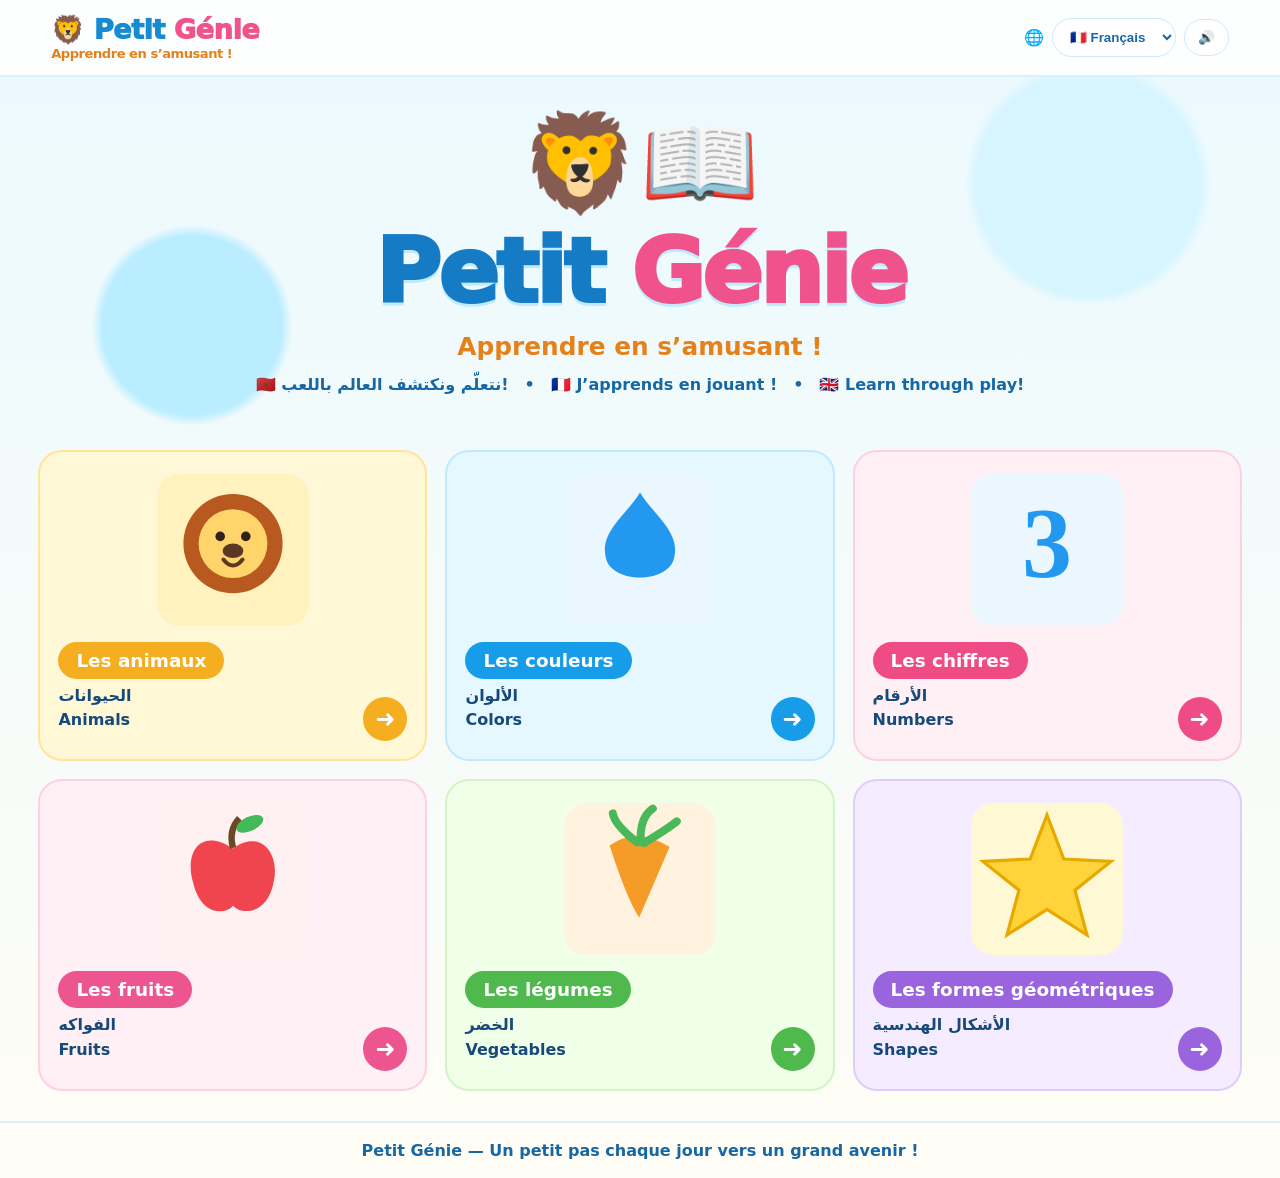
<file: index.html>
<!doctype html>
<html lang="fr"><head><meta charset="utf-8"><meta name="viewport" content="width=device-width,initial-scale=1"><meta name="description" content="Petit Génie : apprendre le vocabulaire en français, arabe et anglais avec des images et du son."><title>Petit Génie — Apprendre en s’amusant</title><link rel="stylesheet" href="assets/css/style.css"><script defer src="assets/js/app.js"></script></head><body><header class="topbar"><a class="brand" href="index.html">🦁 Petit <span>Génie</span><div class="tagline" data-i18n="learn">Apprendre en s’amusant !</div></a><div class="controls"><label for="language">🌐</label><select id="language" aria-label="Language"><option value="fr">🇫🇷 Français</option><option value="ar">🇲🇦 العربية</option><option value="en">🇬🇧 English</option></select><button onclick="say('Bonjour ! مرحبا ! Hello!',currentLang())" aria-label="Play greeting">🔊</button></div></header>
<section class="hero"><div class="lion">🦁📖</div><h1>Petit <span>Génie</span></h1><p data-i18n="learn">Apprendre en s’amusant !</p><p style="font-size:1rem;color:#1767a4">🇲🇦 نتعلّم ونكتشف العالم باللعب!　•　🇫🇷 J’apprends en jouant !　•　🇬🇧 Learn through play!</p></section>
<main class="wrap"><div class="cards">
<a class="category" href="Animaux.html" style="--accent:#f5ae20;--tint:#fff8d7;--edge:#ffe49a"><div class="art"><img src="images/animaux/lion.svg" alt="Lion"></div><h2 data-i18n="animals">Les animaux</h2><div class="lang-lines">الحيوانات<br>Animals</div><span class="arrow">➜</span></a>
<a class="category" href="Couleurs.html" style="--accent:#169ce8;--tint:#e5f7ff;--edge:#bfeaff"><div class="art"><img src="images/couleurs/bleu.svg" alt="Couleur bleue"></div><h2 data-i18n="colors">Les couleurs</h2><div class="lang-lines">الألوان<br>Colors</div><span class="arrow">➜</span></a>
<a class="category" href="Chiffres.html" style="--accent:#ef4c85;--tint:#fff0f6;--edge:#ffd0e2"><div class="art"><img src="images/chiffres/trois.svg" alt="Chiffre trois"></div><h2 data-i18n="numbers">Les chiffres</h2><div class="lang-lines">الأرقام<br>Numbers</div><span class="arrow">➜</span></a>
<a class="category" href="Fruits.html" style="--accent:#ed5591;--tint:#fff0f6;--edge:#ffd0e2"><div class="art"><img src="images/fruits/pomme.svg" alt="Pomme"></div><h2 data-i18n="fruits">Les fruits</h2><div class="lang-lines">الفواكه<br>Fruits</div><span class="arrow">➜</span></a>
<a class="category" href="Légumes.html" style="--accent:#50b94e;--tint:#efffe8;--edge:#d2f4c7"><div class="art"><img src="images/legumes/carotte.svg" alt="Carotte"></div><h2 data-i18n="vegetables">Les légumes</h2><div class="lang-lines">الخضر<br>Vegetables</div><span class="arrow">➜</span></a>
<a class="category" href="Forme.html" style="--accent:#9b64df;--tint:#f5edff;--edge:#dfccff"><div class="art"><img src="images/formes/etoile.svg" alt="Étoile"></div><h2 data-i18n="shapes">Les formes géométriques</h2><div class="lang-lines">الأشكال الهندسية<br>Shapes</div><span class="arrow">➜</span></a>
</div></main><footer class="footer" data-i18n="footer">Petit Génie — Un petit pas chaque jour vers un grand avenir !</footer></body></html>
</file>
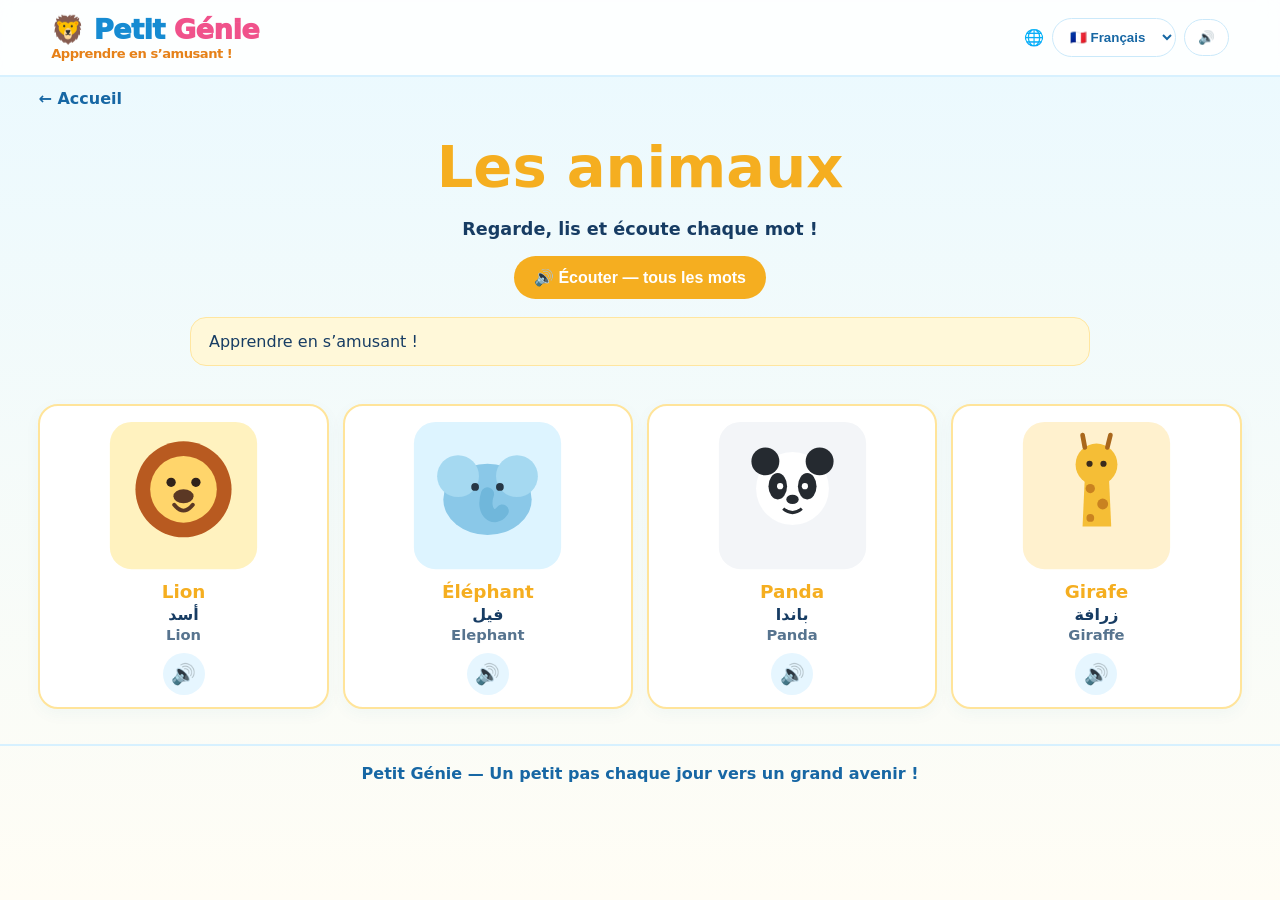
<file: Animaux.html>
<!doctype html><html lang="fr"><head><meta charset="utf-8"><meta name="viewport" content="width=device-width,initial-scale=1"><title>Les animaux — Petit Génie</title><link rel="stylesheet" href="assets/css/style.css"><script defer src="assets/js/app.js"></script></head><body data-page="Animaux.html"><header class="topbar"><a class="brand" href="index.html">🦁 Petit <span>Génie</span><div class="tagline" data-i18n="learn">Apprendre en s’amusant !</div></a><div class="controls"><label for="language">🌐</label><select id="language" aria-label="Language"><option value="fr">🇫🇷 Français</option><option value="ar">🇲🇦 العربية</option><option value="en">🇬🇧 English</option></select><button onclick="say('Bonjour ! مرحبا ! Hello!',currentLang())" aria-label="Play greeting">🔊</button></div></header><main class="wrap"><a class="crumb" href="index.html">← <span data-i18n="home">Accueil</span></a><section class="lesson-head"><h1 id="lesson-title">Les animaux</h1><p id="lesson-intro">Regarde, lis et écoute chaque mot !</p><button id="listen-all" class="listen-all">🔊 Écouter tous les mots</button></section><div class="note" data-i18n="learn">Apprendre en s’amusant !</div><section id="word-grid" class="word-grid" aria-live="polite"></section></main><footer class="footer" data-i18n="footer">Petit Génie — Un petit pas chaque jour vers un grand avenir !</footer></body></html>
</file>
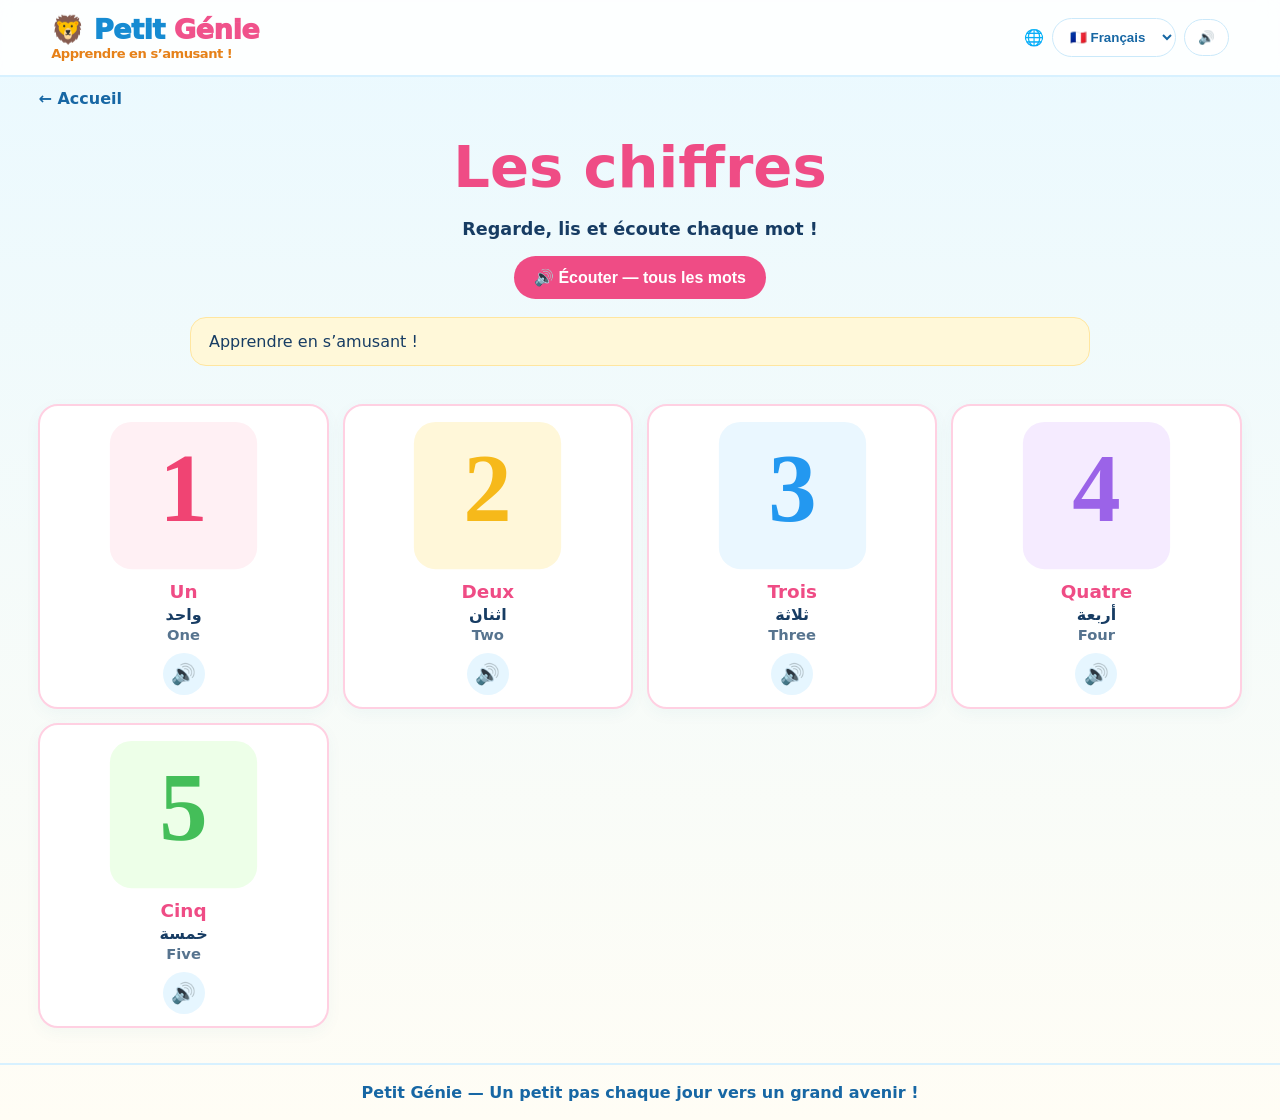
<file: Chiffres.html>
<!doctype html><html lang="fr"><head><meta charset="utf-8"><meta name="viewport" content="width=device-width,initial-scale=1"><title>Les chiffres — Petit Génie</title><link rel="stylesheet" href="assets/css/style.css"><script defer src="assets/js/app.js"></script></head><body data-page="Chiffres.html"><header class="topbar"><a class="brand" href="index.html">🦁 Petit <span>Génie</span><div class="tagline" data-i18n="learn">Apprendre en s’amusant !</div></a><div class="controls"><label for="language">🌐</label><select id="language" aria-label="Language"><option value="fr">🇫🇷 Français</option><option value="ar">🇲🇦 العربية</option><option value="en">🇬🇧 English</option></select><button onclick="say('Bonjour ! مرحبا ! Hello!',currentLang())" aria-label="Play greeting">🔊</button></div></header><main class="wrap"><a class="crumb" href="index.html">← <span data-i18n="home">Accueil</span></a><section class="lesson-head"><h1 id="lesson-title">Les chiffres</h1><p id="lesson-intro">Regarde, lis et écoute chaque mot !</p><button id="listen-all" class="listen-all">🔊 Écouter tous les mots</button></section><div class="note" data-i18n="learn">Apprendre en s’amusant !</div><section id="word-grid" class="word-grid" aria-live="polite"></section></main><footer class="footer" data-i18n="footer">Petit Génie — Un petit pas chaque jour vers un grand avenir !</footer></body></html>
</file>
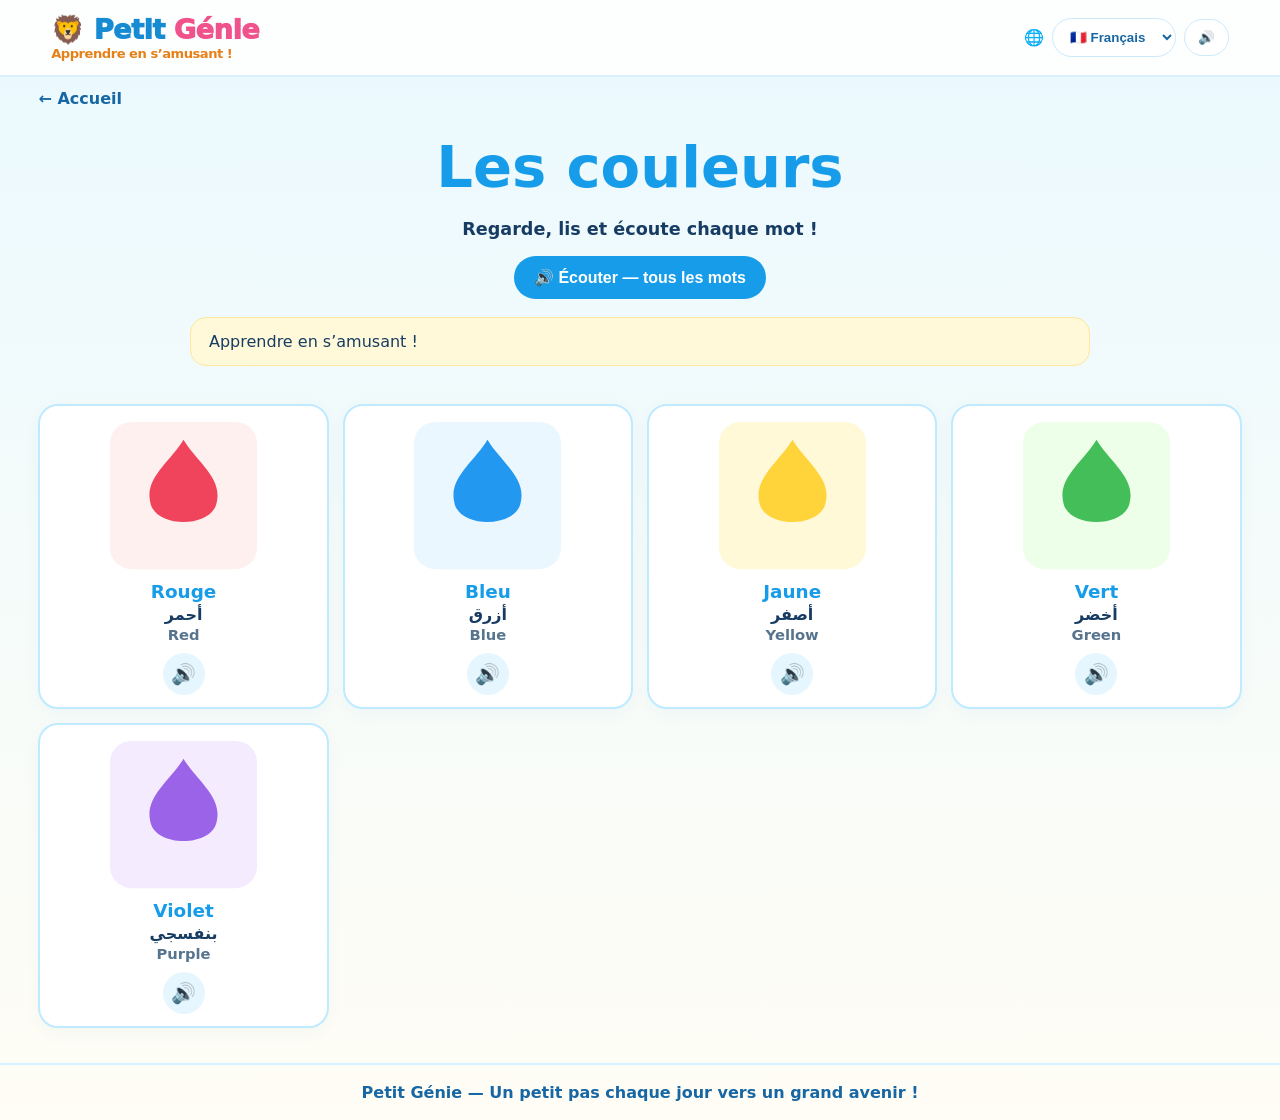
<file: Couleurs.html>
<!doctype html><html lang="fr"><head><meta charset="utf-8"><meta name="viewport" content="width=device-width,initial-scale=1"><title>Les couleurs — Petit Génie</title><link rel="stylesheet" href="assets/css/style.css"><script defer src="assets/js/app.js"></script></head><body data-page="Couleurs.html"><header class="topbar"><a class="brand" href="index.html">🦁 Petit <span>Génie</span><div class="tagline" data-i18n="learn">Apprendre en s’amusant !</div></a><div class="controls"><label for="language">🌐</label><select id="language" aria-label="Language"><option value="fr">🇫🇷 Français</option><option value="ar">🇲🇦 العربية</option><option value="en">🇬🇧 English</option></select><button onclick="say('Bonjour ! مرحبا ! Hello!',currentLang())" aria-label="Play greeting">🔊</button></div></header><main class="wrap"><a class="crumb" href="index.html">← <span data-i18n="home">Accueil</span></a><section class="lesson-head"><h1 id="lesson-title">Les couleurs</h1><p id="lesson-intro">Regarde, lis et écoute chaque mot !</p><button id="listen-all" class="listen-all">🔊 Écouter tous les mots</button></section><div class="note" data-i18n="learn">Apprendre en s’amusant !</div><section id="word-grid" class="word-grid" aria-live="polite"></section></main><footer class="footer" data-i18n="footer">Petit Génie — Un petit pas chaque jour vers un grand avenir !</footer></body></html>
</file>
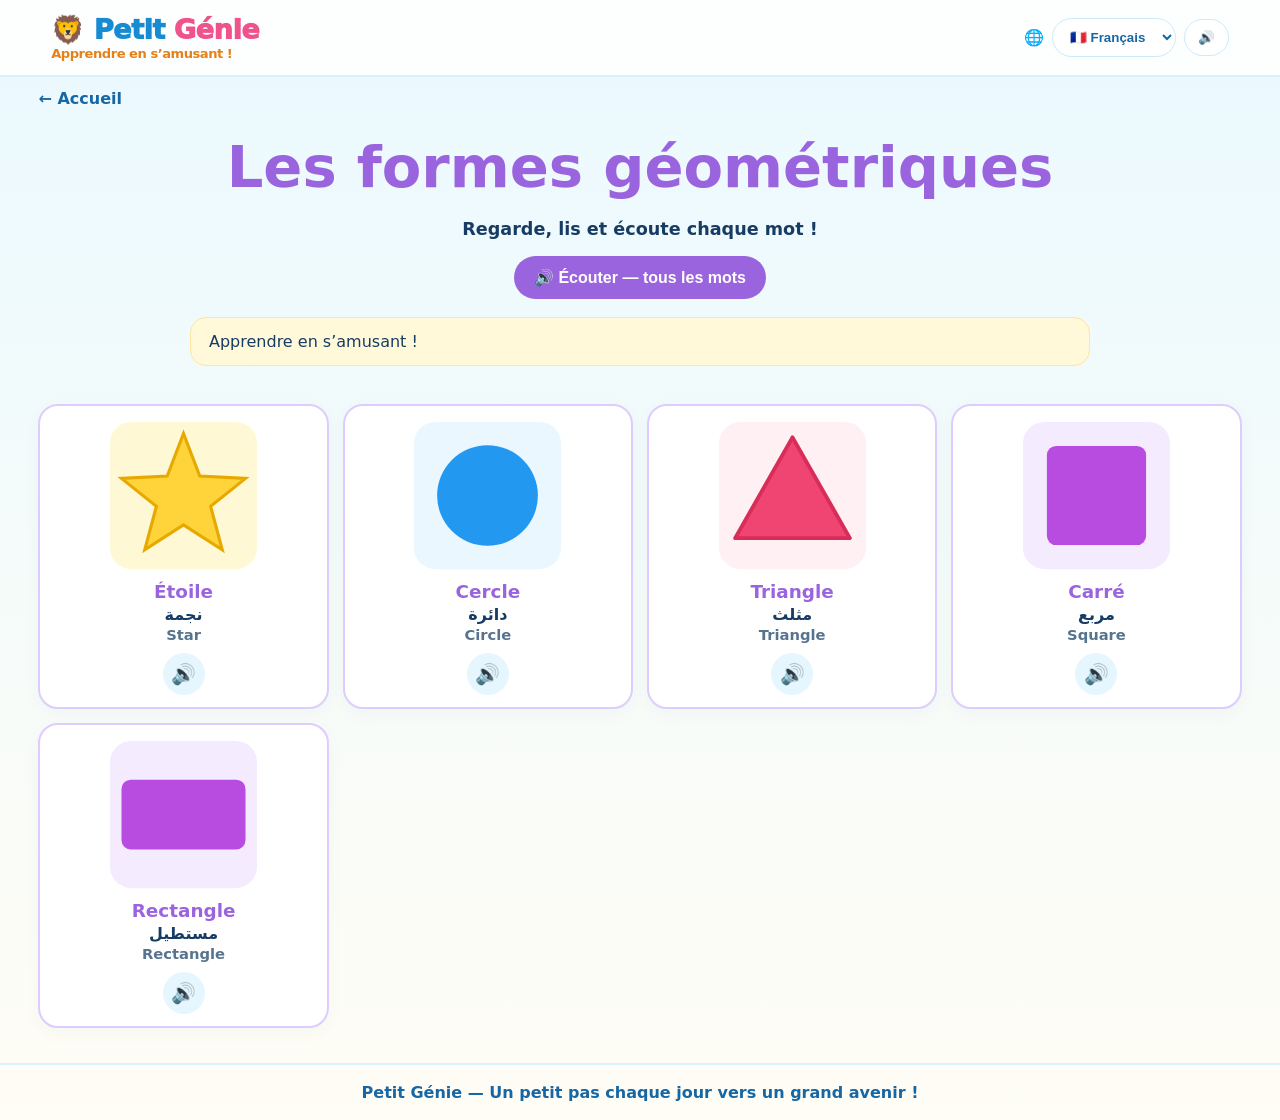
<file: Forme.html>
<!doctype html><html lang="fr"><head><meta charset="utf-8"><meta name="viewport" content="width=device-width,initial-scale=1"><title>Les formes géométriques — Petit Génie</title><link rel="stylesheet" href="assets/css/style.css"><script defer src="assets/js/app.js"></script></head><body data-page="Forme.html"><header class="topbar"><a class="brand" href="index.html">🦁 Petit <span>Génie</span><div class="tagline" data-i18n="learn">Apprendre en s’amusant !</div></a><div class="controls"><label for="language">🌐</label><select id="language" aria-label="Language"><option value="fr">🇫🇷 Français</option><option value="ar">🇲🇦 العربية</option><option value="en">🇬🇧 English</option></select><button onclick="say('Bonjour ! مرحبا ! Hello!',currentLang())" aria-label="Play greeting">🔊</button></div></header><main class="wrap"><a class="crumb" href="index.html">← <span data-i18n="home">Accueil</span></a><section class="lesson-head"><h1 id="lesson-title">Les formes géométriques</h1><p id="lesson-intro">Regarde, lis et écoute chaque mot !</p><button id="listen-all" class="listen-all">🔊 Écouter tous les mots</button></section><div class="note" data-i18n="learn">Apprendre en s’amusant !</div><section id="word-grid" class="word-grid" aria-live="polite"></section></main><footer class="footer" data-i18n="footer">Petit Génie — Un petit pas chaque jour vers un grand avenir !</footer></body></html>
</file>
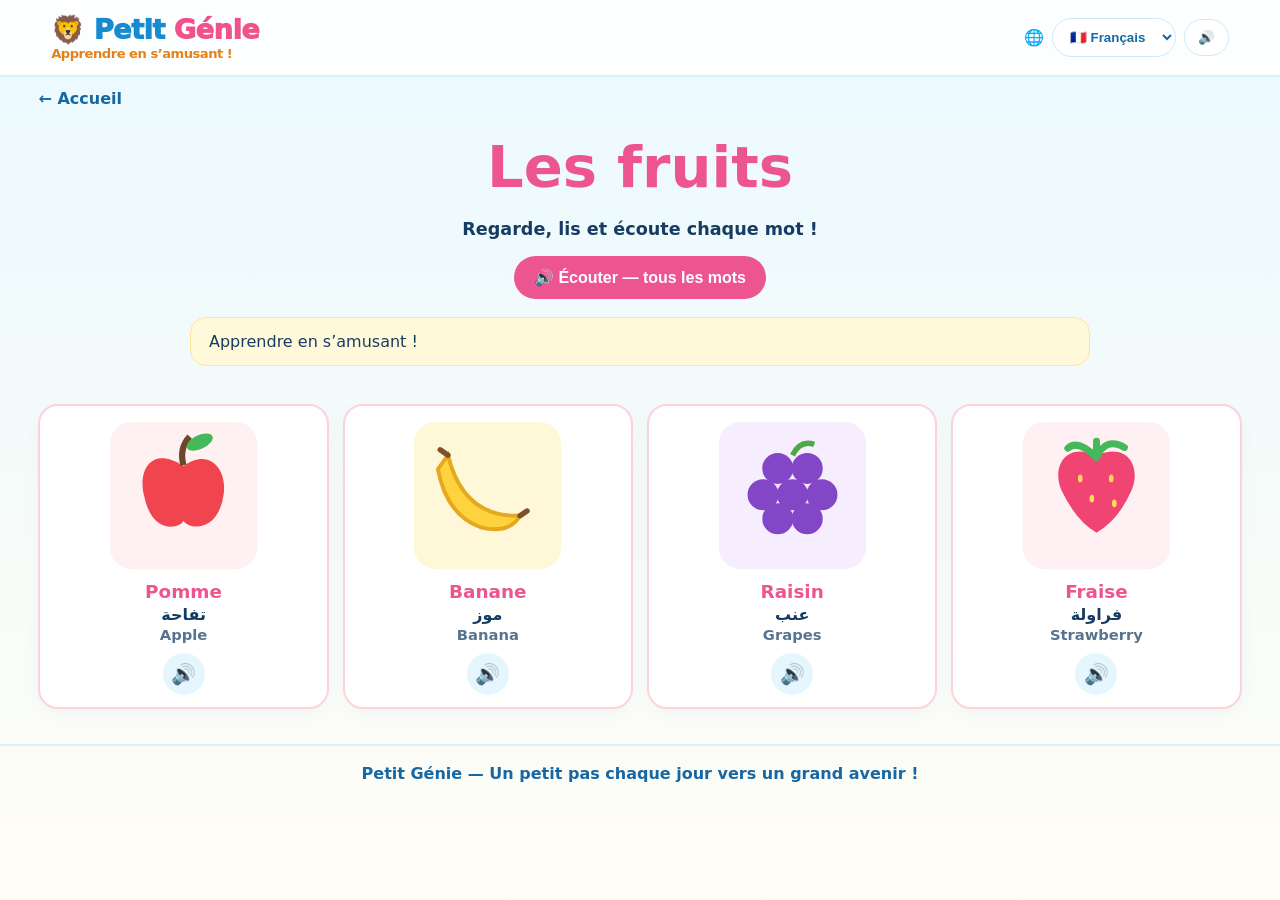
<file: Fruits.html>
<!doctype html><html lang="fr"><head><meta charset="utf-8"><meta name="viewport" content="width=device-width,initial-scale=1"><title>Les fruits — Petit Génie</title><link rel="stylesheet" href="assets/css/style.css"><script defer src="assets/js/app.js"></script></head><body data-page="Fruits.html"><header class="topbar"><a class="brand" href="index.html">🦁 Petit <span>Génie</span><div class="tagline" data-i18n="learn">Apprendre en s’amusant !</div></a><div class="controls"><label for="language">🌐</label><select id="language" aria-label="Language"><option value="fr">🇫🇷 Français</option><option value="ar">🇲🇦 العربية</option><option value="en">🇬🇧 English</option></select><button onclick="say('Bonjour ! مرحبا ! Hello!',currentLang())" aria-label="Play greeting">🔊</button></div></header><main class="wrap"><a class="crumb" href="index.html">← <span data-i18n="home">Accueil</span></a><section class="lesson-head"><h1 id="lesson-title">Les fruits</h1><p id="lesson-intro">Regarde, lis et écoute chaque mot !</p><button id="listen-all" class="listen-all">🔊 Écouter tous les mots</button></section><div class="note" data-i18n="learn">Apprendre en s’amusant !</div><section id="word-grid" class="word-grid" aria-live="polite"></section></main><footer class="footer" data-i18n="footer">Petit Génie — Un petit pas chaque jour vers un grand avenir !</footer></body></html>
</file>
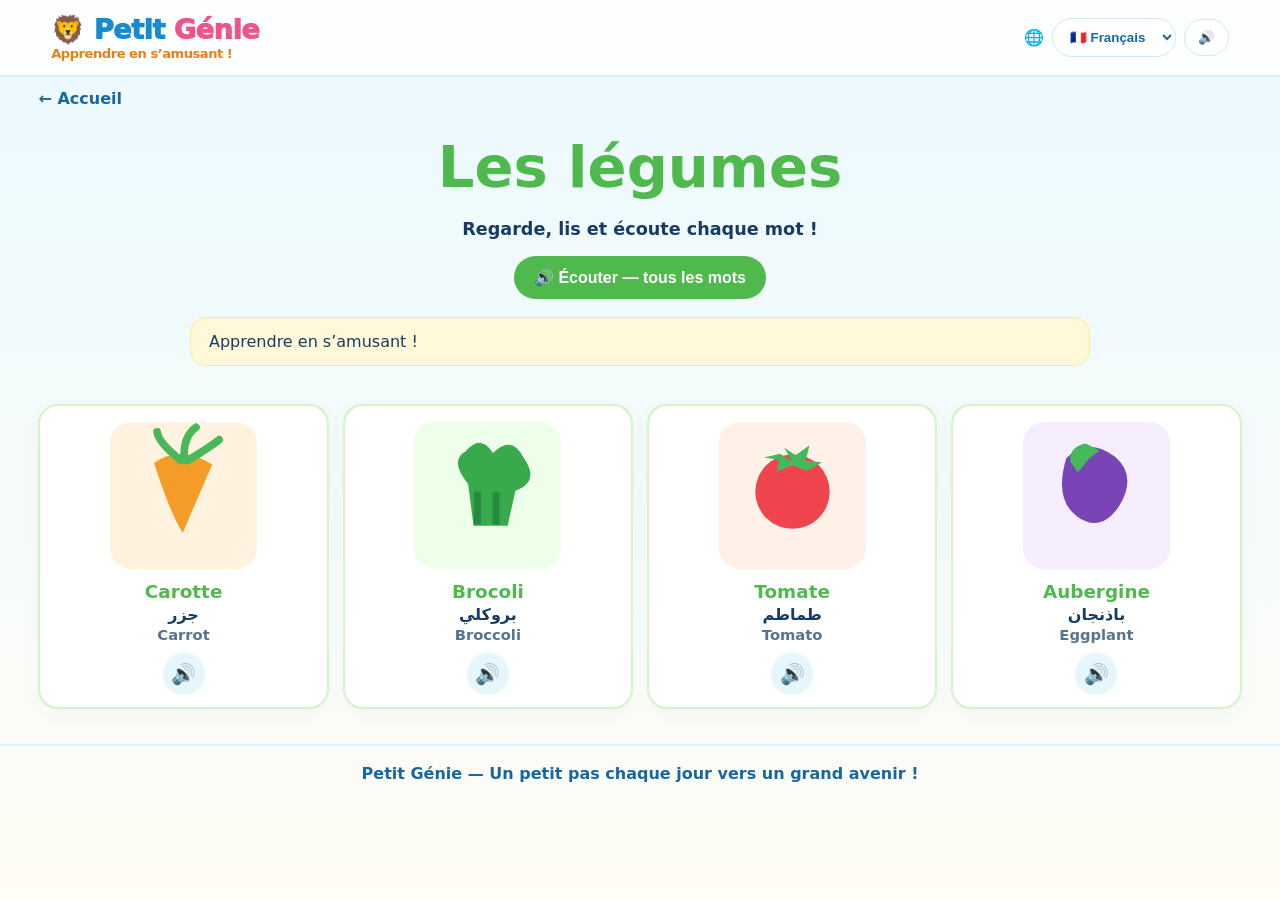
<file: Légumes.html>
<!doctype html><html lang="fr"><head><meta charset="utf-8"><meta name="viewport" content="width=device-width,initial-scale=1"><title>Les légumes — Petit Génie</title><link rel="stylesheet" href="assets/css/style.css"><script defer src="assets/js/app.js"></script></head><body data-page="Légumes.html"><header class="topbar"><a class="brand" href="index.html">🦁 Petit <span>Génie</span><div class="tagline" data-i18n="learn">Apprendre en s’amusant !</div></a><div class="controls"><label for="language">🌐</label><select id="language" aria-label="Language"><option value="fr">🇫🇷 Français</option><option value="ar">🇲🇦 العربية</option><option value="en">🇬🇧 English</option></select><button onclick="say('Bonjour ! مرحبا ! Hello!',currentLang())" aria-label="Play greeting">🔊</button></div></header><main class="wrap"><a class="crumb" href="index.html">← <span data-i18n="home">Accueil</span></a><section class="lesson-head"><h1 id="lesson-title">Les légumes</h1><p id="lesson-intro">Regarde, lis et écoute chaque mot !</p><button id="listen-all" class="listen-all">🔊 Écouter tous les mots</button></section><div class="note" data-i18n="learn">Apprendre en s’amusant !</div><section id="word-grid" class="word-grid" aria-live="polite"></section></main><footer class="footer" data-i18n="footer">Petit Génie — Un petit pas chaque jour vers un grand avenir !</footer></body></html>
</file>
<file: assets/css/style.css>
:root{--blue:#168bd2;--ink:#174a7a;--paper:#f8fcff;--pink:#f0528b;--yellow:#ffbd2f;--green:#55bf55;--purple:#9b64df}
*{box-sizing:border-box}body{margin:0;font-family:system-ui,-apple-system,"Segoe UI",Tahoma,Arial,sans-serif;color:#173c63;background:linear-gradient(#eaf9ff,#fffdf5);min-height:100vh}
a{color:inherit;text-decoration:none}.topbar{display:flex;align-items:center;justify-content:space-between;gap:16px;padding:14px clamp(14px,4vw,56px);background:#ffffffdf;border-bottom:2px solid #d7f1ff;position:sticky;top:0;z-index:5;backdrop-filter:blur(10px)}
.brand{font-size:clamp(1.1rem,3vw,1.7rem);font-weight:1000;color:#168bd2;letter-spacing:-.5px}.brand span{color:#f0528b}.tagline{font-size:.82rem;color:#e68119;font-weight:800}
.controls{display:flex;align-items:center;gap:8px;flex-wrap:wrap}.controls select,.controls button,.btn{border:1px solid #cbe9fa;border-radius:999px;padding:10px 13px;background:#fff;color:#1767a4;font-weight:800;cursor:pointer}.controls button:hover,.btn:hover{transform:translateY(-1px);box-shadow:0 5px 15px #1b8bd222}
.hero{text-align:center;padding:30px 18px 22px;background:radial-gradient(circle at 15% 70%,#b9edff 0 8%,transparent 9%),radial-gradient(circle at 85% 30%,#d6f5ff 0 10%,transparent 11%)}.hero h1{font-size:clamp(2.5rem,7vw,5.8rem);line-height:1;margin:8px 0;color:#147bc4;font-weight:1000;letter-spacing:-3px;text-shadow:0 3px #c2eaff}.hero h1 span{color:#f0528b}.hero p{font-size:clamp(1.05rem,2.5vw,1.55rem);font-weight:900;color:#e68119;margin:14px 0}.hero .lion{font-size:clamp(3rem,8vw,6rem)}
.wrap{width:min(1240px,94%);margin:0 auto}.cards{display:grid;grid-template-columns:repeat(3,minmax(0,1fr));gap:18px;padding:18px 0 30px}.category{border-radius:24px;padding:18px;background:var(--tint);border:2px solid var(--edge);min-width:0;transition:.2s}.category:hover{transform:translateY(-4px);box-shadow:0 12px 25px #1b6b8d18}.category .art{height:160px;display:flex;align-items:center;justify-content:center}.category .art img{height:100%;max-width:100%;object-fit:contain}.category h2{display:inline-block;margin:12px 0 5px;padding:8px 18px;border-radius:999px;background:var(--accent);color:white;font-size:1.15rem}.lang-lines{font-weight:800;line-height:1.55;color:var(--ink)}.arrow{float:right;background:var(--accent);color:white;border-radius:50%;width:44px;height:44px;display:grid;place-items:center;font-size:1.5rem;margin-top:-36px}
.lesson-head{text-align:center;padding:22px 0 8px}.lesson-head h1{font-size:clamp(2rem,5vw,3.6rem);margin:4px;color:var(--accent)}.lesson-head p{font-size:1.1rem;font-weight:800}.listen-all{background:var(--accent);color:#fff;border:0;border-radius:999px;padding:12px 20px;font-weight:900;font-size:1rem;cursor:pointer}.word-grid{display:grid;grid-template-columns:repeat(4,minmax(0,1fr));gap:14px;padding:20px 0 35px}.word-card{background:#fff;border:2px solid var(--edge);border-radius:20px;text-align:center;padding:12px 10px;box-shadow:0 5px 16px #1b6b8d0b}.word-card img{width:min(100%,155px);aspect-ratio:1;object-fit:contain;display:block;margin:auto}.word-card h3{margin:8px 0 3px;color:var(--accent);font-size:1.15rem}.word-card p{margin:2px 0;font-weight:800}.word-card .en{color:#57748f;font-size:.92rem}.sound{border:0;border-radius:50%;width:42px;height:42px;background:#e6f6ff;color:#087bc5;font-size:1.25rem;cursor:pointer;margin-top:8px}.sound:hover{background:#c8edff}.footer{text-align:center;padding:18px 12px;color:#1767a4;font-weight:800;border-top:2px solid #d7f1ff}.crumb{display:inline-block;margin:12px 0 0;color:#1767a4;font-weight:900}.note{padding:14px 18px;border-radius:16px;background:#fff8d9;border:1px solid #ffe6a0;margin:10px auto 18px;max-width:900px}
@media(max-width:850px){.cards{grid-template-columns:repeat(2,minmax(0,1fr))}.word-grid{grid-template-columns:repeat(3,minmax(0,1fr))}.topbar{position:static}}
@media(max-width:540px){.topbar{align-items:flex-start;flex-direction:column}.cards{grid-template-columns:1fr}.category .art{height:145px}.word-grid{grid-template-columns:repeat(2,minmax(0,1fr))}.hero{padding-top:20px}.hero h1{letter-spacing:-1px}}
</file>
